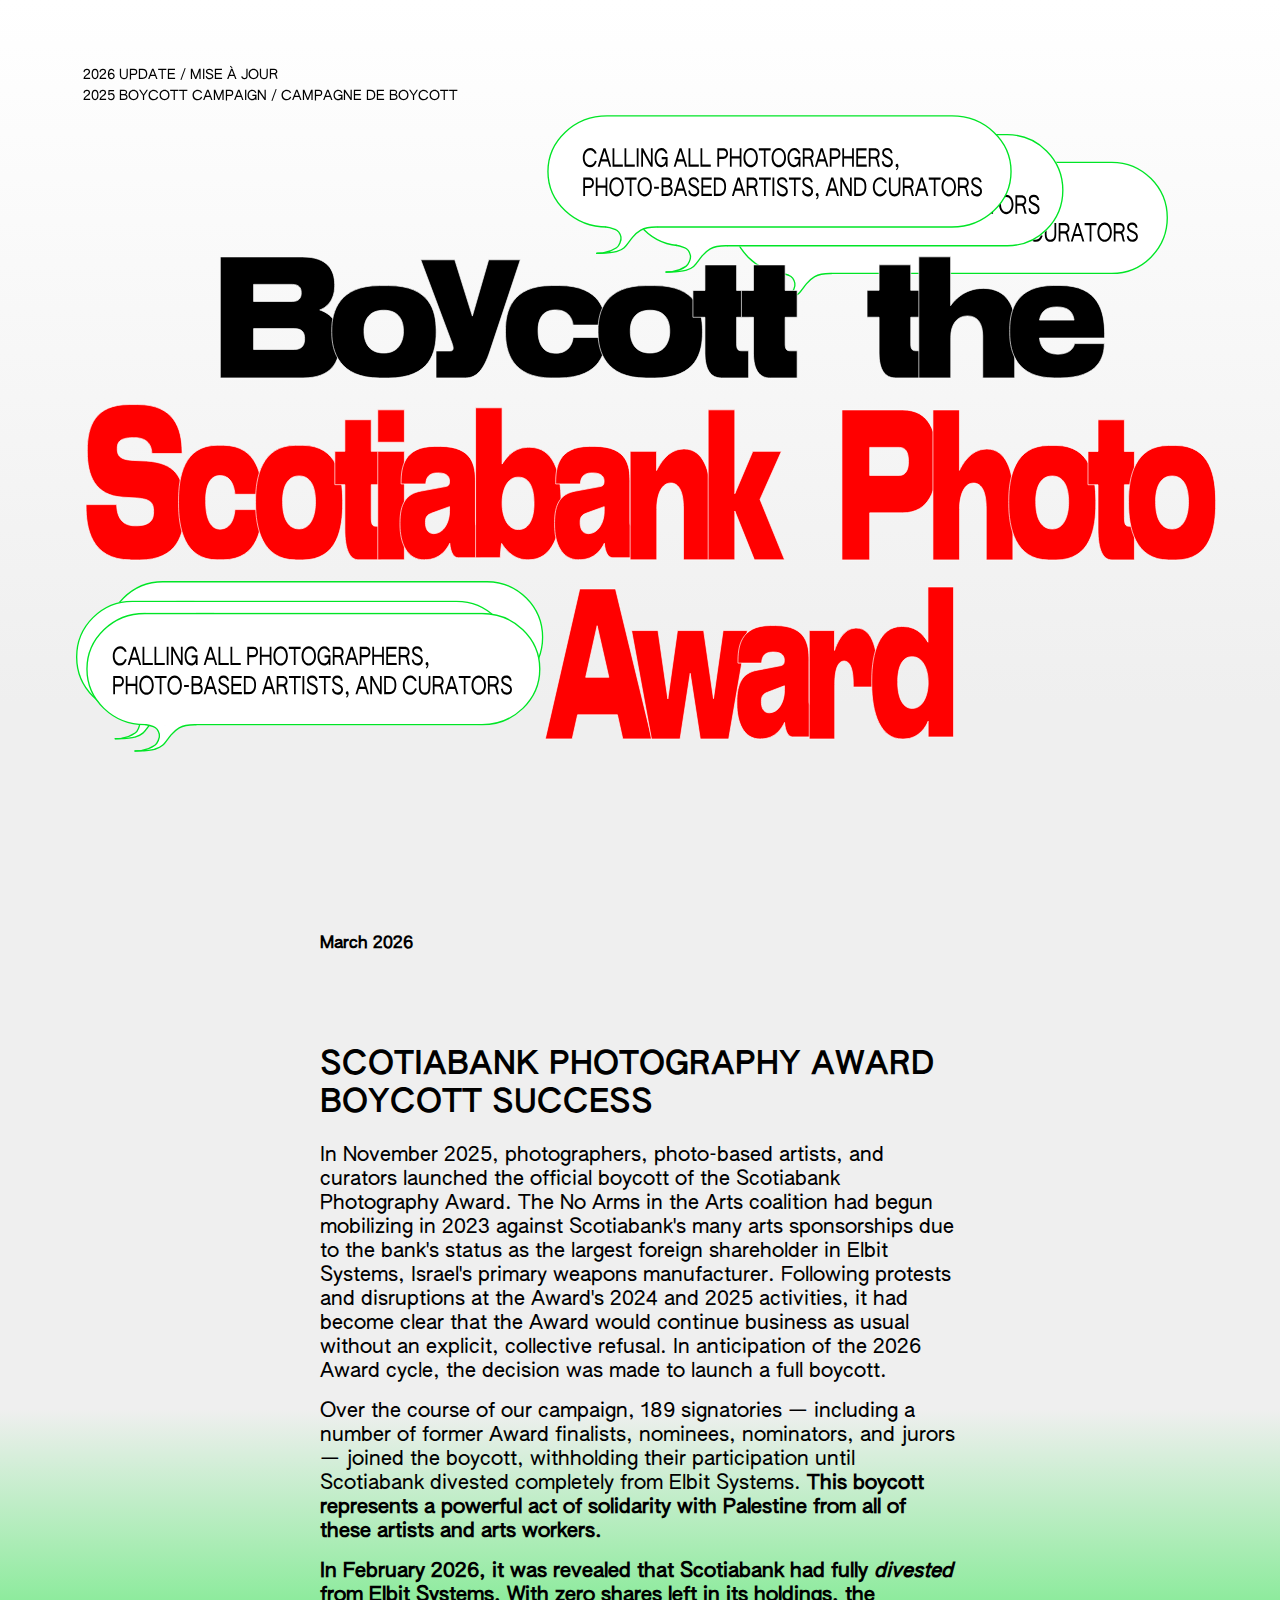
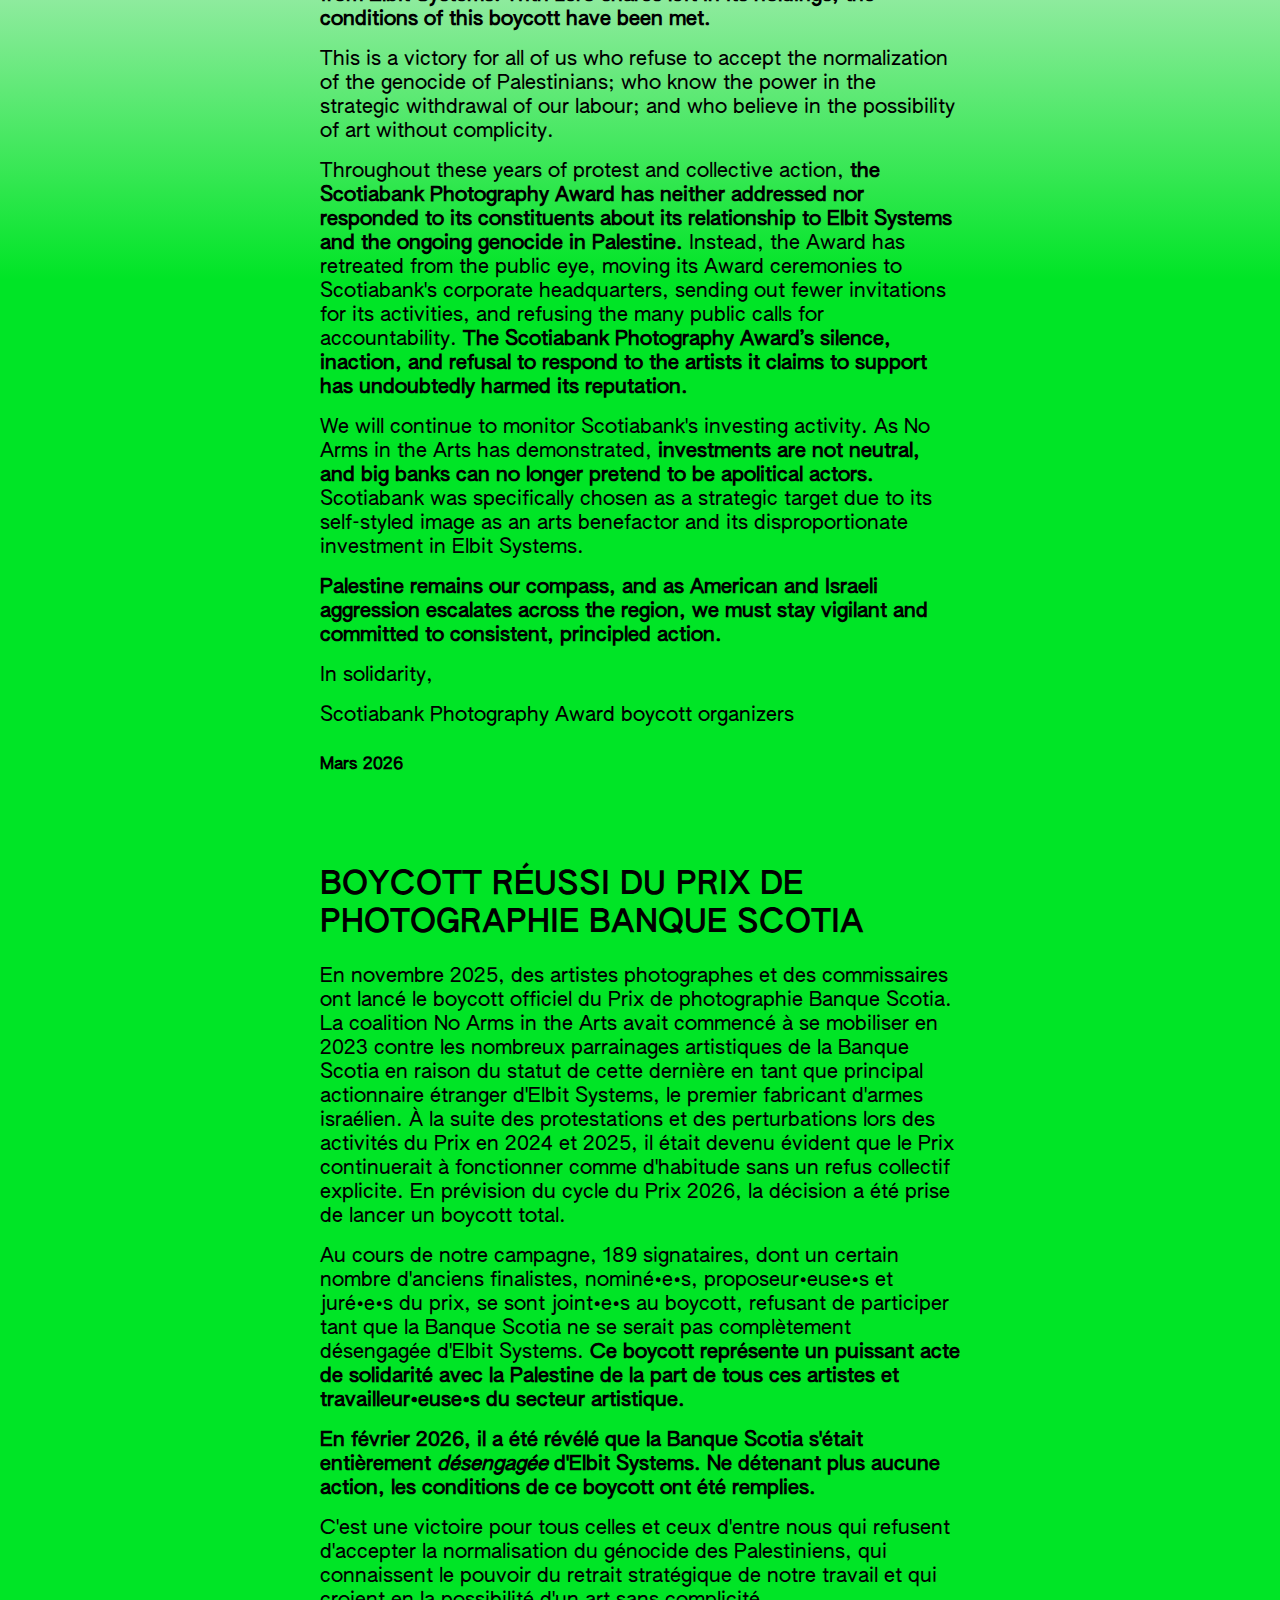
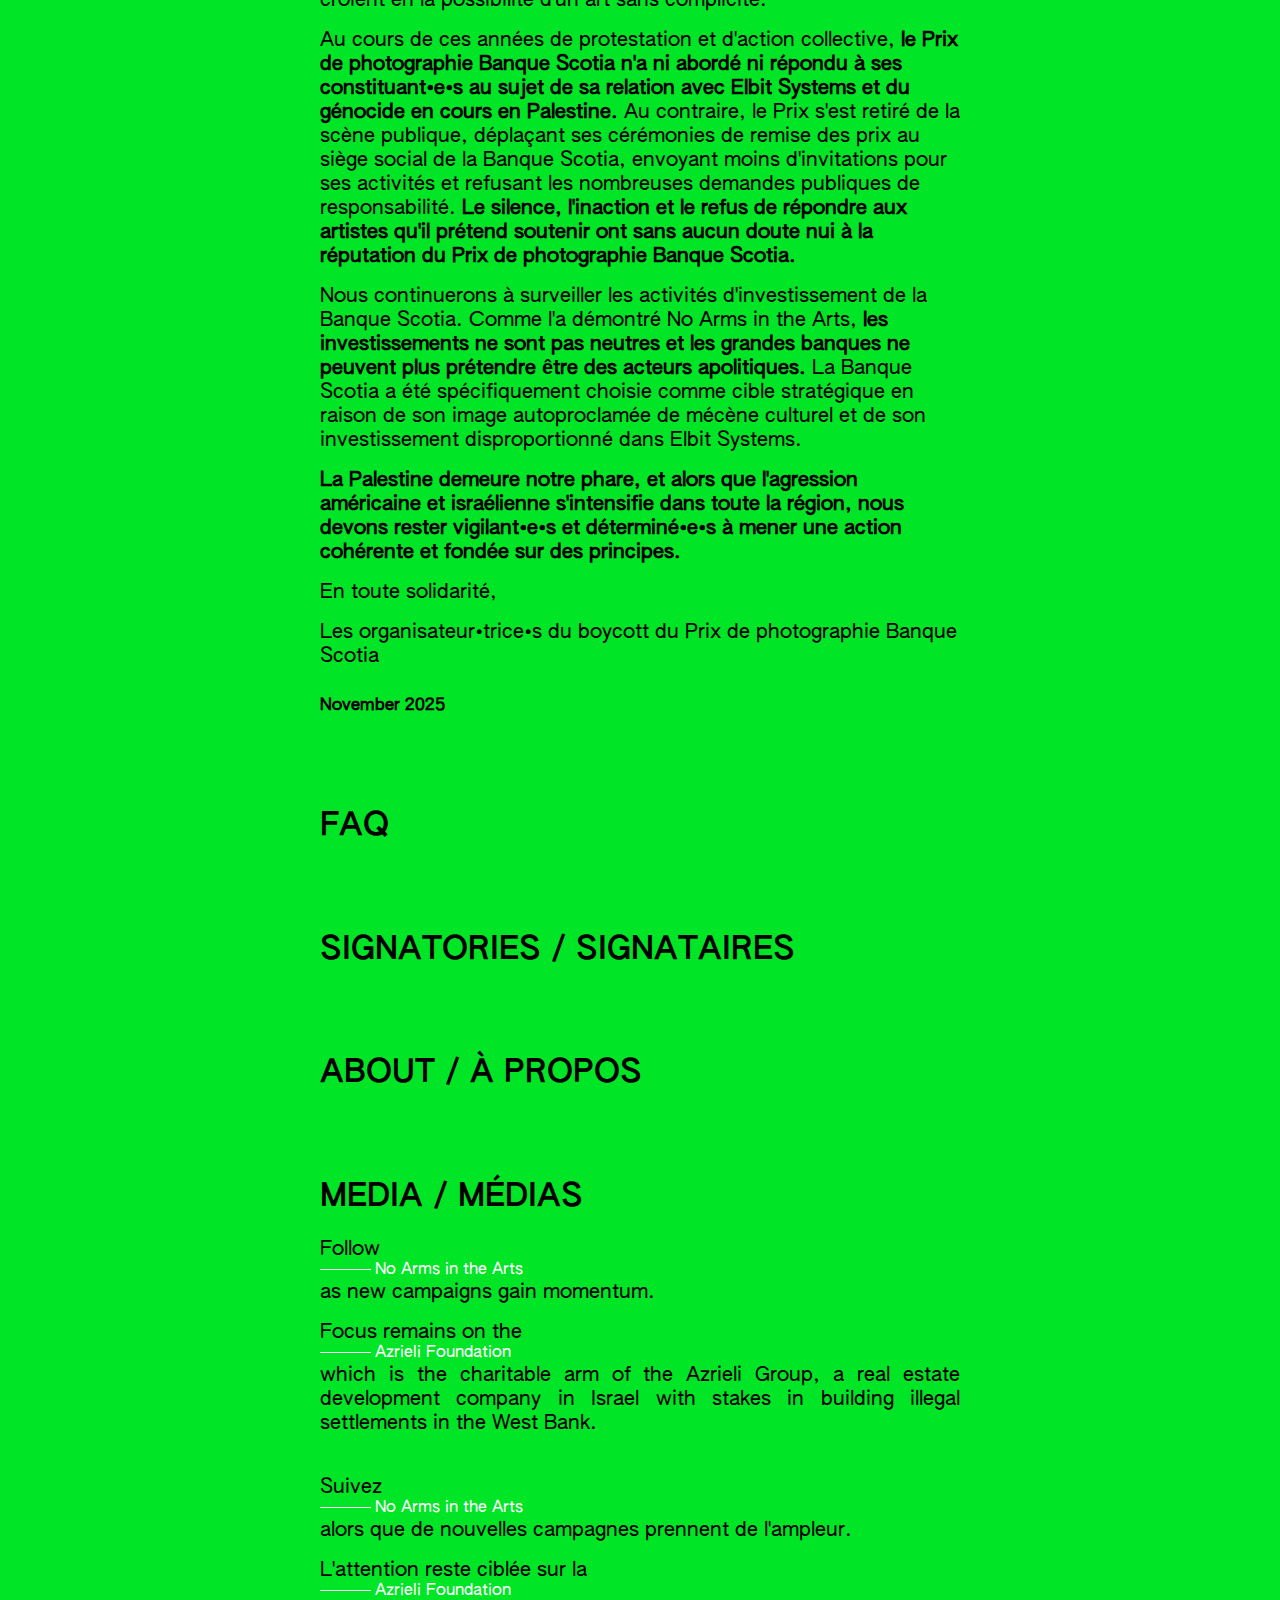
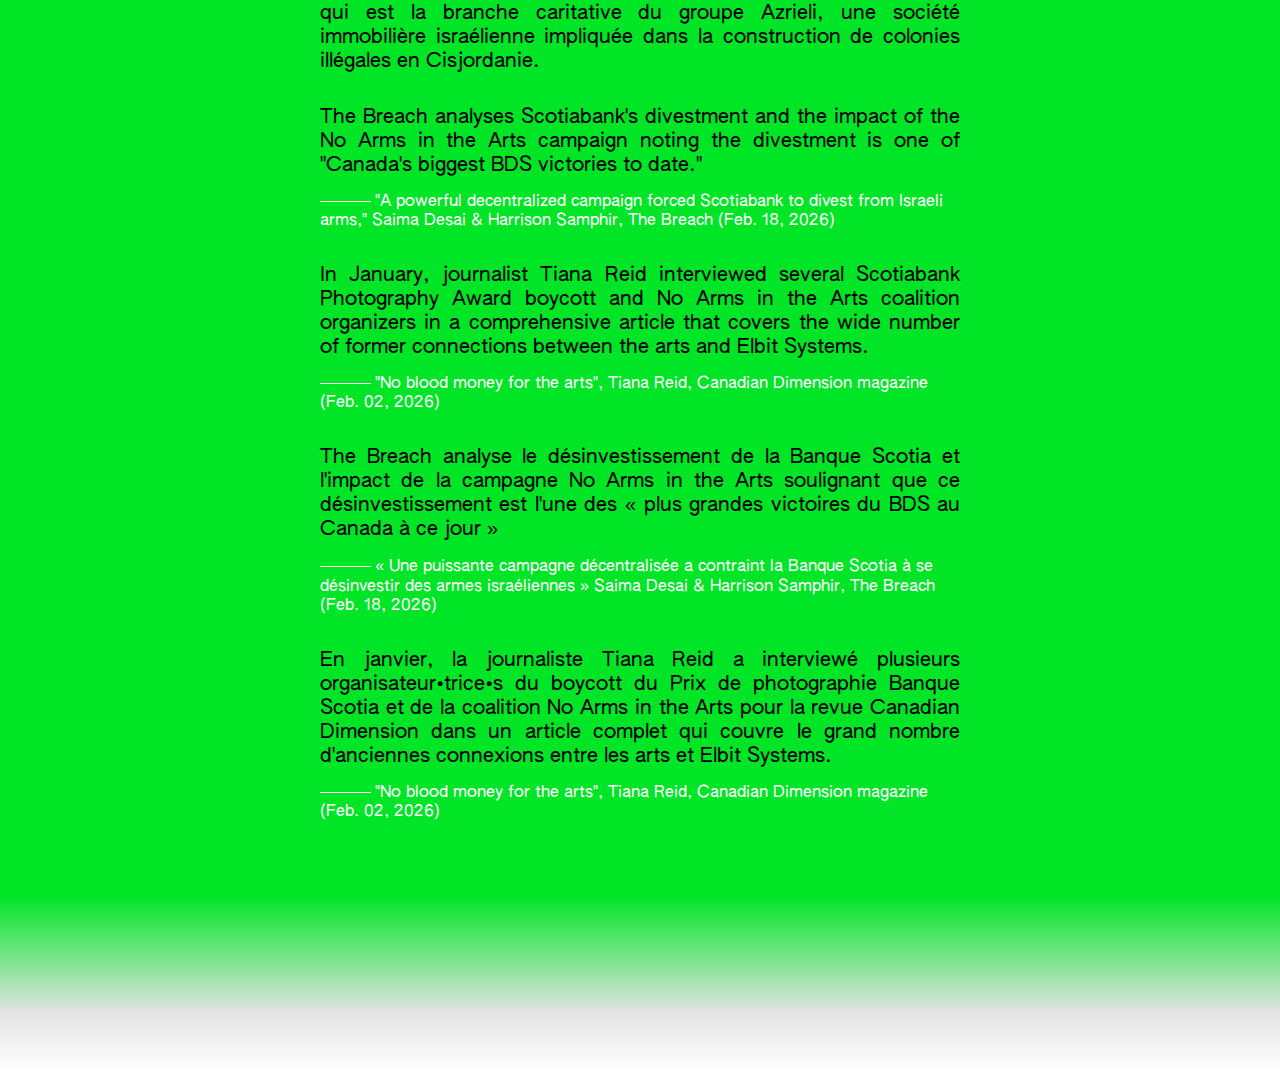
<file: index.htm>
<!doctype html>
<html lang="en">
	<head>
		<meta charset="UTF-8" />
		<meta name="viewport" content="width=device-width, initial-scale=1.0" />
		<meta name="title" content="Boycott Scotiabank Photo Award" />
		<meta
			name="description"
			content="CALLING ALL PHOTOGRAPHERS, PHOTO-BASED ARTISTS, AND CURATORS: BOYCOTT THE SCOTIABANK PHOTOGRAPHY AWARD"
		/>
		<meta property="og:type" content="website" />
		<meta property="og:url" content="https://boycottphotoaward.org/" />
		<meta property="og:title" content="Boycott Scotiabank Photo Award" />
		<meta
			property="og:description"
			content="CALLING ALL PHOTOGRAPHERS, PHOTO-BASED ARTISTS, AND CURATORS: BOYCOTT THE SCOTIABANK PHOTOGRAPHY AWARD"
		/>
		<title>Boycott Scotiabank Photo Award</title>
		<link rel="stylesheet" href="style.css" type="text/css" />
		<link rel="icon" type="image/png" sizes="32x32" href="favicon.png" />
	</head>

	<body>
		<header>
			<div class="mobileMenu__container">
				<p class="mobileMenu--openBtn" id="mobileMenu--toggleBtn">menu</p>
				<div id="mobileMenu--menuItems">
					<nav id="menuItems">
						<a class="update--menuItem" href="#update"
							>2026 Update / Mise à jour</a
						>
						<a class="update--menuItem" href="#pledge"
							>2025 Boycott Campaign / Campagne de boycott</a
						>
					</nav>
				</div>
			</div>
			<img
				class="logo-desktop"
				src="logo/boycott-logo-desktop.svg"
				title="boycott the scotiabank photo award"
				alt="A text-based logo with the slogan, 'Boycott the Scotiabank Photo Award' in red and black, surrounded with speech bubbles with the phrase, 'Calling all photographers, photo-based artists, and curators'"
			/>
			<img
				class="logo-mobile"
				src="logo/boycott-logo-mobile.svg"
				title="Boycott the Scotiabank Photo Award"
				alt="A text-based logo with the slogan, 'Boycott the Scotiabank Photo Award' in red and black, with the phrase, 'Calling all photographers, photo-based artists, and curators' written smaller above with green exclamation points"
			/>
		</header>

		<main id="home">
			<section id="update" class="update">
				<h5 class="update--date">March 2026</h5>
				<h1>Scotiabank Photography Award Boycott Success</h1>
				<p>
					In November 2025, photographers, photo-based artists, and curators
					launched the official boycott of the Scotiabank Photography Award. The
					No Arms in the Arts coalition had begun mobilizing in 2023 against
					Scotiabank's many arts sponsorships due to the bank's status as the
					largest foreign shareholder in Elbit Systems, Israel's primary weapons
					manufacturer. Following protests and disruptions at the Award's 2024
					and 2025 activities, it had become clear that the Award would continue
					business as usual without an explicit, collective refusal. In
					anticipation of the 2026 Award cycle, the decision was made to launch
					a full boycott.
				</p>
				<p>
					Over the course of our campaign, 189 signatories — including a number
					of former Award finalists, nominees, nominators, and jurors — joined
					the boycott, withholding their participation until Scotiabank divested
					completely from Elbit Systems.
					<strong
						>This boycott represents a powerful act of solidarity with Palestine
						from all of these artists and arts workers.</strong
					>
				</p>
				<p>
					<strong
						>In February 2026, it was revealed that Scotiabank had fully
						<em>divested</em> from Elbit Systems. With zero shares left in its
						holdings, the conditions of this boycott have been met.</strong
					>
				</p>
				<p>
					This is a victory for all of us who refuse to accept the normalization
					of the genocide of Palestinians; who know the power in the strategic
					withdrawal of our labour; and who believe in the possibility of art
					without complicity.
				</p>
				<p>
					Throughout these years of protest and collective action,
					<strong
						>the Scotiabank Photography Award has neither addressed nor
						responded to its constituents about its relationship to Elbit
						Systems and the ongoing genocide in Palestine.</strong
					>
					Instead, the Award has retreated from the public eye, moving its Award
					ceremonies to Scotiabank's corporate headquarters, sending out fewer
					invitations for its activities, and refusing the many public calls for
					accountability.
					<strong
						>The Scotiabank Photography Award’s silence, inaction, and refusal
						to respond to the artists it claims to support has undoubtedly
						harmed its reputation.</strong
					>
				</p>
				<p>
					We will continue to monitor Scotiabank's investing activity. As No
					Arms in the Arts has demonstrated,
					<strong
						>investments are not neutral, and big banks can no longer pretend to
						be apolitical actors.</strong
					>
					Scotiabank was specifically chosen as a strategic target due to its
					self-styled image as an arts benefactor and its disproportionate
					investment in Elbit Systems.
				</p>
				<p>
					<strong
						>Palestine remains our compass, and as American and Israeli
						aggression escalates across the region, we must stay vigilant and
						committed to consistent, principled action.</strong
					>
				</p>
				<p>In solidarity,</p>
				<p>Scotiabank Photography Award boycott organizers</p>
			</section>
			<section id="update" class="update">
				<h5 class="update--date">Mars 2026</h5>
				<h1>Boycott réussi du Prix de photographie Banque Scotia</h1>
				<p>
					En novembre 2025, des artistes photographes et des commissaires ont
					lancé le boycott officiel du Prix de photographie Banque Scotia. La
					coalition No Arms in the Arts avait commencé à se mobiliser en 2023
					contre les nombreux parrainages artistiques de la Banque Scotia en
					raison du statut de cette dernière en tant que principal actionnaire
					étranger d'Elbit Systems, le premier fabricant d'armes israélien. À la
					suite des protestations et des perturbations lors des activités du
					Prix en 2024 et 2025, il était devenu évident que le Prix continuerait
					à fonctionner comme d'habitude sans un refus collectif explicite. En
					prévision du cycle du Prix 2026, la décision a été prise de lancer un
					boycott total.
				</p>
				<p>
					Au cours de notre campagne, 189 signataires, dont un certain nombre d'anciens finalistes, nominé•e•s, proposeur•euse•s et juré•e•s du prix, se sont joint•e•s au boycott, refusant de participer tant que la Banque Scotia ne se serait pas complètement désengagée d'Elbit Systems.
					<strong
						>Ce boycott représente un puissant acte de solidarité avec la
						Palestine de la part de tous ces artistes et travailleur•euse•s du
						secteur artistique.</strong
					>
				</p>
				<p>
					<strong
						>En février 2026, il a été révélé que la Banque Scotia s'était
						entièrement <em>désengagée</em> d'Elbit Systems. Ne détenant plus
						aucune action, les conditions de ce boycott ont été remplies.
					</strong>
				</p>
				<p>
					C'est une victoire pour tous celles et ceux d'entre nous qui refusent d'accepter
					la normalisation du génocide des Palestiniens, qui connaissent le
					pouvoir du retrait stratégique de notre travail et qui croient en la
					possibilité d'un art sans complicité.
				</p>
				<p>
					Au cours de ces années de protestation et d'action collective,
					<strong
						>le Prix de photographie Banque Scotia n'a ni abordé ni répondu à
						ses constituant•e•s au sujet de sa relation avec Elbit Systems et du
						génocide en cours en Palestine.</strong
					>
					Au contraire, le Prix s'est retiré de la scène publique, déplaçant ses
					cérémonies de remise des prix au siège social de la Banque Scotia,
					envoyant moins d'invitations pour ses activités et refusant les
					nombreuses demandes publiques de responsabilité.
					<strong
						>Le silence, l'inaction et le refus de répondre aux artistes qu'il
						prétend soutenir ont sans aucun doute nui à la réputation du Prix de
						photographie Banque Scotia.</strong
					>
				</p>
				<p>
					Nous continuerons à surveiller les activités d'investissement de la
					Banque Scotia. Comme l'a démontré No Arms in the Arts,
					<strong
						>les investissements ne sont pas neutres et les grandes banques ne
						peuvent plus prétendre être des acteurs apolitiques.</strong
					>
					La Banque Scotia a été spécifiquement choisie comme cible stratégique
					en raison de son image autoproclamée de mécène culturel et de son
					investissement disproportionné dans Elbit Systems.
				</p>
				<p>
					<strong
						>La Palestine demeure notre phare, et alors que l'agression
						américaine et israélienne s'intensifie dans toute la région, nous
						devons rester vigilant•e•s et déterminé•e•s à mener une action cohérente
						et fondée sur des principes.</strong
					>
				</p>
				<p>En toute solidarité,</p>
				<p>
					Les organisateur•trice•s du boycott du Prix de photographie Banque
					Scotia
				</p>
			</section>
			<!-- <div class="signUpButton" id="signUpHere"></div> -->
			<section class="pledge" id="pledge">
				<h5 class="update--date">November 2025</h5>
			</section>

			<section id="faq">
				<h1>Faq</h1>
			</section>
			<section class="signatories">
				<h1 id="signatoriesTotal">Signatories / Signataires</h1>

				<div id="signatories"></div>
			</section>
			<section class="about" id="about">
				<h1>About / À propos</h1>
			</section>
			<section class="media" id="media">
				<h1>Media / Médias</h1>
				
				<span class="update--media">
					
					<p>
						Follow
						<a
							href="https://www.noarmsinthearts.com/"
							title="No Arms in the Arts"
							>No Arms in the Arts</a
						>
						as new campaigns gain momentum.
					</p>
					<p>
						Focus remains on the
						<a
							target="_blank"
							title="Azrieli Foundation"
							href="https://www.theartnewspaper.com/2024/11/27/toronto-arts-foundation-azrieli-foundation-israel-real-estate"
							>Azrieli Foundation</a
						>
						which is the charitable arm of the Azrieli Group, a real estate
						development company in Israel with stakes in building illegal
						settlements in the West Bank.
					</p>
						<br>
						
					<p>
						Suivez
						<a
							href="https://www.noarmsinthearts.com/"
							title="No Arms in the Arts"
							>No Arms in the Arts</a
						>
						alors que de nouvelles campagnes prennent de l'ampleur.
					</p>
					<p>
						L'attention reste ciblée sur la 
						<a
							target="_blank"
							title="Azrieli Foundation"
							href="https://www.theartnewspaper.com/2024/11/27/toronto-arts-foundation-azrieli-foundation-israel-real-estate"
							>Azrieli Foundation</a
						>
						qui est la branche caritative du groupe Azrieli, une société immobilière israélienne impliquée dans la construction de colonies illégales en Cisjordanie.
					</p>
				</span>
				<span>
					<p>
						The Breach analyses Scotiabank's divestment and the impact of the No
						Arms in the Arts campaign noting the divestment is one of "Canada's
						biggest BDS victories to date."
					</p>

					<a
						target="_blank"
						href="https://breachmedia.ca/major-bds-victory-scotiabank-divests-from-elbit/"
						title="The Breach"
						>"A powerful decentralized campaign forced Scotiabank to divest from
						Israeli arms," Saima Desai & Harrison Samphir, The Breach (Feb. 18,
						2026)</a
					>
				</span>
				<span>
					<p>
						In January, journalist Tiana Reid interviewed several Scotiabank
						Photography Award boycott and No Arms in the Arts coalition
						organizers in a comprehensive article that covers the wide number of
						former connections between the arts and Elbit Systems.
					</p>
					<a
						target="_blank"
						title="Canadian Dimension magazine"
						href="https://canadiandimension.com/articles/view/no-blood-money-for-the-arts"
						>"No blood money for the arts", Tiana Reid, Canadian Dimension
						magazine (Feb. 02, 2026)</a
					>
				</span>
				
				<span>
					<p>
						The Breach analyse le désinvestissement de la Banque Scotia et l'impact de la campagne No Arms in the Arts soulignant que ce désinvestissement est l'une des « plus grandes victoires du BDS au Canada à ce jour »
					</p>

					<a
						target="_blank"
						href="https://breachmedia.ca/major-bds-victory-scotiabank-divests-from-elbit/"
						title="The Breach"
						>« Une puissante campagne décentralisée a contraint la Banque Scotia à se désinvestir des armes israéliennes » Saima Desai & Harrison Samphir, The Breach (Feb. 18,
						2026)</a
					>
				</span>
				<span>
					<p>
						En janvier, la journaliste Tiana Reid a interviewé plusieurs organisateur•trice•s du boycott du Prix de photographie Banque Scotia et de la coalition No Arms in the Arts pour la revue Canadian Dimension dans un article complet qui couvre le grand nombre d'anciennes connexions entre les arts et Elbit Systems.
					</p>
					<a
						target="_blank"
						title="Canadian Dimension magazine"
						href="https://canadiandimension.com/articles/view/no-blood-money-for-the-arts"
						>"No blood money for the arts", Tiana Reid, Canadian Dimension
						magazine (Feb. 02, 2026)</a
					>
				</span>
			</section>
		</main>
		<footer id="lastUpdated"></footer>
		<script
			src="https://code.jquery.com/jquery-3.7.1.min.js"
			integrity="sha256-/JqT3SQfawRcv/BIHPThkBvs0OEvtFFmqPF/lYI/Cxo="
			crossorigin="anonymous"
		></script>
		<script src="code-table.js" type="text/javascript"></script>
	</body>
</html>
</file>
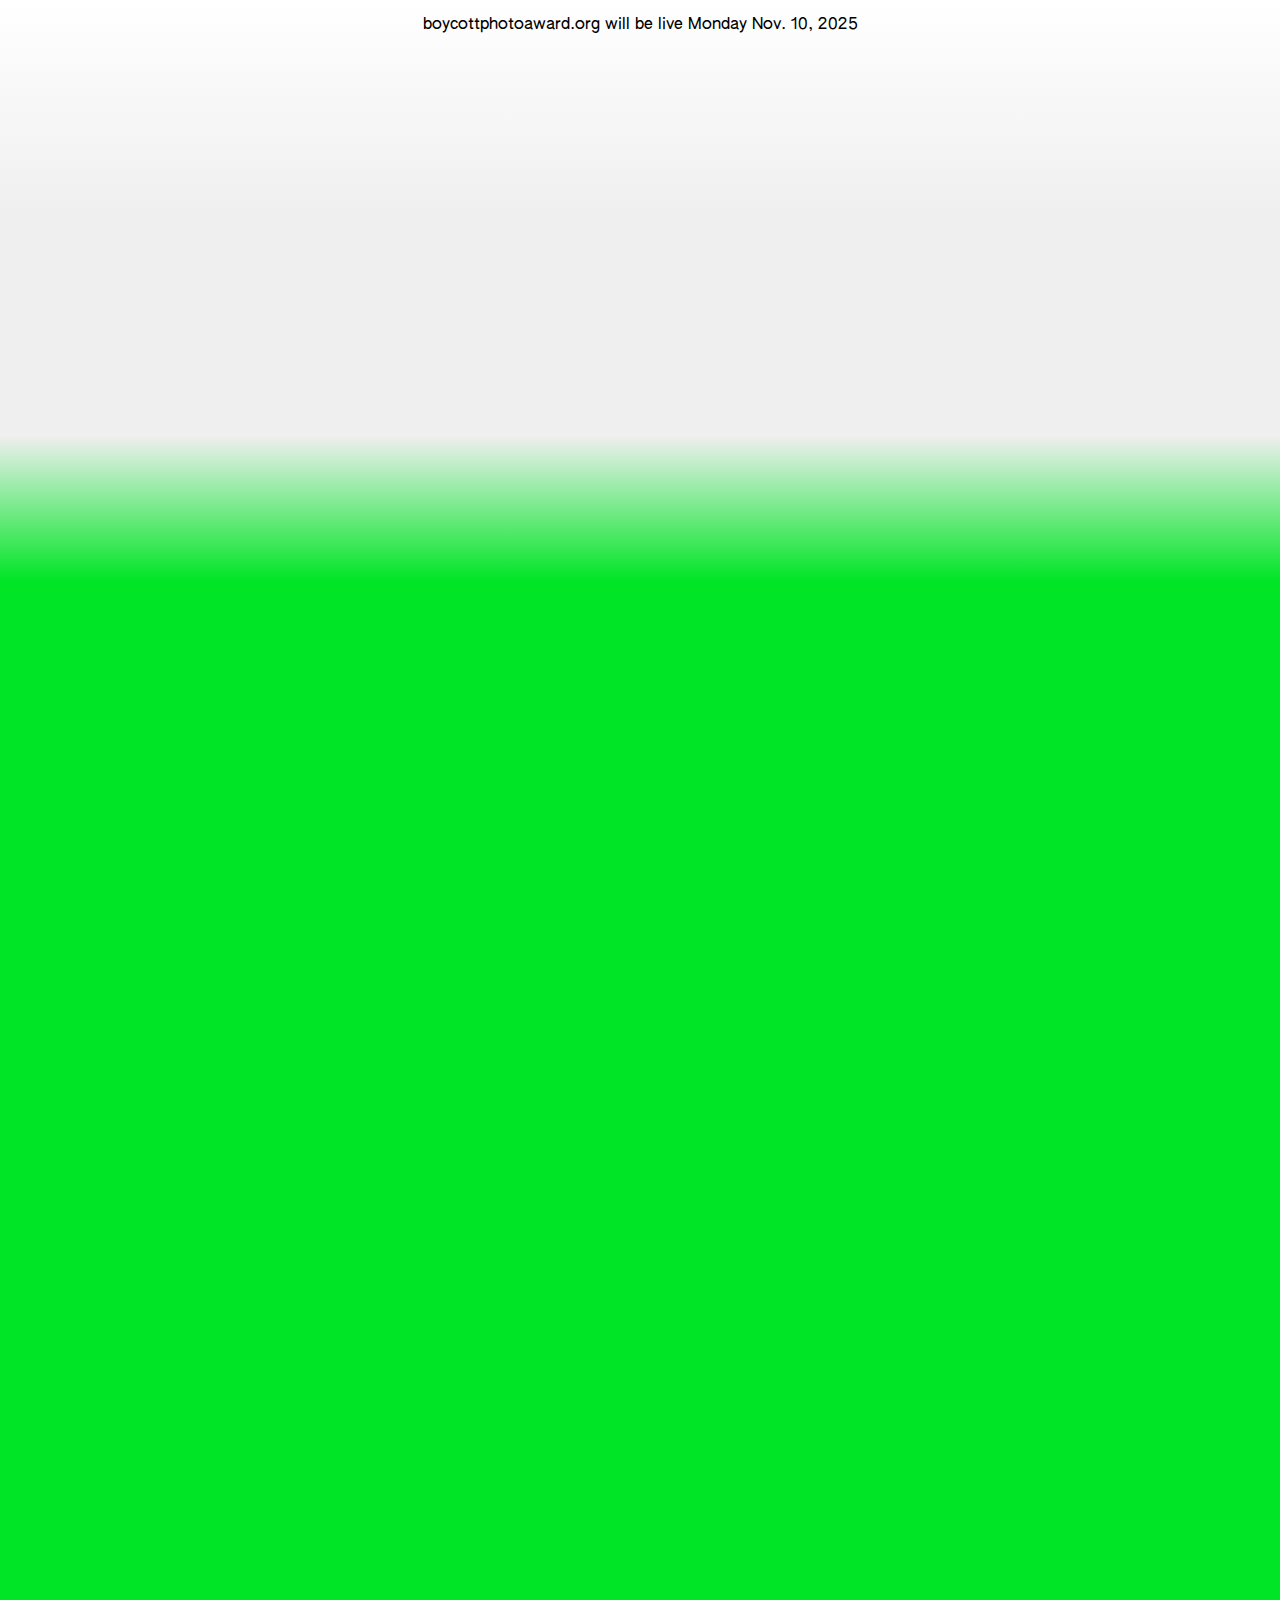
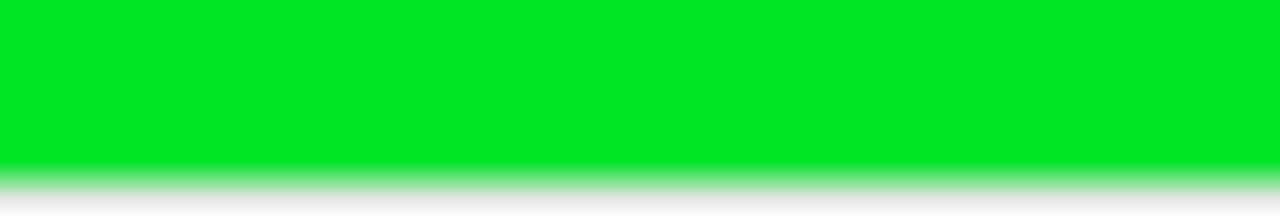
<file: placeholder.htm>
<!DOCTYPE html>
<html lang="en">
	<head>
		<meta charset="UTF-8" />
		<meta name="viewport" content="width=device-width, initial-scale=1.0" />
		<title>Boycott Soctiabank Photo Award</title>
		<link rel="stylesheet" href="style.css" type="text/css" />
	</head>

	<body class="placeholder">
		<p>boycottphotoaward.org will be live Monday Nov. 10, 2025</p>
	</body>
</html>
</file>
<file: style.css>
@font-face {
	font-family: 'Authentic-60';
	src: url('fonts/AUTHENTICSans-60.woff') format('woff2');
	font-weight: normal;
	font-style: normal;
}

@font-face {
	font-family: 'Authentic-90';
	src: url('fonts/AUTHENTICSans-90.woff') format('woff2');
	font-weight: normal;
	font-style: normal;
}

@font-face {
	font-family: 'Authentic-130';
	src: url('fonts/AUTHENTICSans-130.woff') format('woff');
	font-weight: normal;
	font-style: normal;
}

:root {
	--light-font: 'Authentic-60', 'Arial', sans-serif;
	--body-font: 'Authentic-90', 'Arial', sans-serif;
	--title-font: 'Authentic-130', 'Arial Narrow', sans-serif;
	--secondary-font: 'Times New Roman', serif;
	--text: #000000;
	--grey: #676767;
	--red: red;
	--green: #00e526;
	--title: #000;
	font-family: var(--body-font);
	color: var(--text);
	font-size: 16px;
}

*,
::before,
::after {
	box-sizing: border-box;
}

::selection {
	color: white;
	background-color: var(--title);
}

html {
	-webkit-text-size-adjust: 100%;
	-webkit-tap-highlight-color: transparent;
	box-sizing: border-box;
	scroll-behavior: smooth;
	margin: 0;
	padding: 0;

	-webkit-font-smoothing: antialiased;
	-moz-osx-font-smoothing: grayscale;
	text-rendering: optimizeLegibility;
	scrollbar-color: #262626;
	scrollbar-width: 4px;
}

body {
	margin: 0;
	padding: 0;
	background-image: linear-gradient( to bottom, white, #efefef 12%, #efefef 24%, var(--green) 32%, var(--green) 97%, #e4e4e4 99%, white);
}

.placeholder {
	width: 100%;
	height: 200vh;
	overflow-y: hidden;
}

.placeholder p {
	text-align: center;
}

main,
header,
footer {
	width: 90vw;
max-width: calc(80vw + 10rem);
	margin: 0 auto;
}

header {
	display: flex;
	flex-direction: column;
	/* height: 100vh; */
	justify-content: center;
	padding: 4rem 0;
	z-index: 4;
}

header .mobileMenu__container div {
	display: block;
}

header .mobileMenu__container .mobileMenu--openBtn {
	opacity: 0;
}

header nav {
	display: flex;
	flex-direction: column;
	position: fixed;
	top: 4rem;
	z-index: 4;
}

header nav a[href='#'],
li[data-confirm='undefined'],
details[data-confirm='undefined'],
main .media span[data-confirm='undefined'],
p[data-confirm='undefined'],
p[data-confirm=''],
section a[href='undefined'], main .signatories h5[data-confirm='undefined'] {
	display: none;
}

header nav a {
	text-decoration: none;
	color: var(--title);
	text-transform: uppercase;
	font-size: 0.85rem;
	font-family: var(--body-font);
	width: max-content;
	padding: 2px 0.35rem 0 0;
	border: 1px solid rgba(255, 255, 255, 0);
}

header nav a::before {
	content: '>';
	opacity: 0;
	margin: 0 0.25rem;
}

header nav a:hover {
	border: 1px solid var(--green);
}

header nav a:hover::before {
	content: '>';

	opacity: 1;
	display: inline-block;
	/* color: var(--green); */
	color: var(--text);
}

header nav .navItem__pledge::after {
	content: ' / déclaration';
}

header nav .navItem__signatories::after {
	content: ' / signataires';
}

header nav .navItem__about::after {
	content: ' / à propos';
}

header nav .navItem__media::after {
	content: ' / médias';
}

.logo-desktop {
	display: block;
}

.logo-mobile {
	display: none;
}

main {
	width: 50%;
	position: relative;
	padding: 10vh 0;
}

main nav a[href='#'],
li[data-confirm='undefined'],
details[data-confirm='undefined'],
p[data-confirm='undefined'],
main section p[data-confirm='undefined'],
main section em[data-confirm='undefined'] {
	display: none;
}

main nav a {
	text-decoration: none;
	color: var(--text);
	text-transform: uppercase;
	font-size: 0.85rem;
}

main nav a:hover {
	text-decoration: underline;
}

main section {
	grid-column: 2;
	font-size: 1.25rem;
}

main .pledge p:first-of-type,
main section h1,
main .pledge p:nth-of-type(7) {
	padding-top: 4rem;
	text-transform: uppercase;
	font-family: var(--title-font);
	font-size: 2rem;
	color: var(--title);
	text-align: left;
}

main section p {
	margin: 0 0 1rem 0;
}

.signUpButton {
	width: 100%;
	text-align: center;
	border: 1px solid black;
	padding: 1rem;
	box-shadow: 0px 0px 12px 4px white inset;
	cursor: pointer;
}

.signUpButton:hover {
	box-shadow: 0px 0px 12px 2px var(--green) inset;
	/* border-style: dotted; */
}

/* .signUpButton:hover a {
	text-decoration: underline;
} */

.signUpButton a {
	text-align: center;
	color: var(--text);
	text-decoration: none;
}

.pledge em,
.faq em {
	font-style: normal;
	text-decoration: underline;
	text-decoration-thickness: 1px;
	text-underline-offset: 2px;
}
main .signatories li {
	list-style: none;
	display: flex;
	flex-direction: row;
	flex-wrap: wrap;
}

main .signatoriesTitle p:first-of-type {
	padding: 0;
	margin-right: 0.25rem;
}

main .signatoriesTitle p:first-of-type::after {
	content: '\2027';
	margin-left: 0.25rem;
}

main .signatoriesTitle p {
	margin: 0;
}

main .signatoriesTitle p:nth-of-type(2) {
	font-family: var(--light-font);
}

main .signatories h5 {
	font-style: normal;
	margin-left: 1rem;
	text-transform: none;
	font-size: 0.85rem;
	font-family: var(--body-font);
	display: inline;
}

main .signatories h5:nth-of-type(1)::after {
	content: 'total';
	margin-left: 0.25rem;
}

main .signatories div a:nth-of-type(1)::before {
	/* content: '+'; */
	content: '\2717';
	/* content:  "\2714"; */
}

main .signatories div a {
	/* color: var(--grey); */
	/* color: white; */
	text-decoration: none;
	color: var(--title);
	background: white;
}

main .signatories div a:nth-of-type(1) {
	/* border: 1px solid white; */
	border: 1px solid var(--title);
	/* border-radius: 2rem; */
	padding: 0.5rem 1rem;
	margin-bottom: 1rem;
	/* box-shadow: 0 0 12px 4px white inset; */
	/* background: var(--title); */
}

main .signatories div a:hover {
	/* text-decoration: underline;
	text-decoration-color: white;
	text-decoration-thickness: 2px;
	text-underline-offset: 2px; */
	/* color: var(--title);

			background: white; */
	/* border: 1px solid var(--green); */
	/* border: 1px solid var(--title); */
	background-color: #e4e4e4;
}

main .signatories div + div {
	margin: 1rem 0;
}

main section details {
	margin: 1rem 0;
}

main section details summary {
	cursor: pointer;
}

main section details:first-of-type main section details summary div {
	padding: 1rem;
}

main section details .faq {
	border-left: 1px solid white;
	margin-left: 5px;
	padding: 1.25rem;
}

main section details .faq a {
	text-decoration: none;
	color: white;
	vertical-align: super;
	font-size: 0.85rem;
	padding: 0 2px;
}

main section details:nth-of-type(8) .faq a {
	font-size: 1.25rem;
	vertical-align: baseline;
	padding: 1px 4px 0 4px;
}

main section details .faq,
main .media span p,
main .signatories li,
main .signatories li p {
	text-transform: none;
	font-size: 1.25rem;
	color: var(--text);
	font-family: var(--body-font);
}

main .about a {
	color: white;
}

main .about a:hover,
main .media a:hover,
main .faq a:hover {
	text-decoration: underline;
}

main .media span {
	display: block;
	margin: 0 0 2rem 0;
}

main .media span p {
	padding-top: 0;
	text-align: justify;
}

main .media span a {
	/* padding-left: 10%; */
	display: block;
	font-size: 1rem;
	color: white;
}

main .media span a::before {
	content: '';
	width: 8%;
	height: 1px;
	background: white;
	display: inline-block;
	margin-bottom: 0.25rem;
	margin-right: 0.25rem;
}

main section a {
	text-decoration: none;
	color: var(--text);
}

main section p {
	cursor: default;
}


.faq sup {
	background: black;
	padding: 3px 2px 0 2px;
	margin: 0 0 0.5rem 0;
	color: white;
	text-transform: capitalize;
	display: block;
	width: fit-content;
	border: 1px solid black;
	line-height: 1;
}

footer {
	padding: 4rem 0;
	text-align: right;
}

footer p {
	font-size: 0.85rem;
	color: var(--grey);
}

footer p:nth-of-type(1)::before {
	content: 'Last updated';
	margin-right: 0.25rem;
}

@media only screen and (max-width: 1240px) {
	header {
		padding: 2rem 0 4rem 0;
	}
	
	header .mobileMenu__container div {
		display: block;
	}

	header nav {
		display: flex;
		flex-direction: row;
		flex-wrap: wrap;
		top: calc(100% - 2.5rem);
		z-index: 4;
		justify-content: space-around;
		align-items: center;
		width: 100%;
		height: 2.5rem;
		left: 0;
		background: white;
		position: fixed;
		border-top: 1px solid var(--grey);
	}

	header nav a {
		margin: 0;
		padding: 0;
		border: none;
	}

	header nav a:hover {
		border: none;
		margin: 0;
		padding: 0;
	}

	header nav a:hover::before,
	header nav a::before {
		content: none;
		margin: 0;
		padding: 0;
	}

	main {
		width: calc(100% - 6rem);
		position: relative;
		padding: 0;
	}
}

@media only screen and (max-width: 768px) {
	.logo-desktop {
		display: none;
	}

	.logo-mobile {
		display: block;
	}

	body {
		overflow-x: hidden;
		touch-action: pan-y;
	}

	main,
	header,
	footer {
		width: calc(100% - 4rem);
	}

	header {
		padding: 1rem 0 4rem 0;
	}

	header .mobileMenu__container {
		bottom: 0;
		left: 0;
		height: auto;
		position: fixed;
		width: 100%;
		background: white;
		border-top: 1px solid var(--text);
		z-index: 4;
		display: flex;
		flex-direction: column;
		line-height: 1;
	}

	header .mobileMenu__container .mobileMenu--openBtn,
	header .mobileMenu__container nav a {
		padding: 0.65rem 0.25rem 0.45rem 0.25rem;
		width: 100%;
		font-size: 1.25rem;
	}

	header .mobileMenu__container .mobileMenu--openBtn {
		opacity: 1;
		text-align: center;
		text-transform: uppercase;
		cursor: pointer;
		height: inherit;
		background: #efefef;
		margin: 0;
		font-family: var(--light-font);
	}

	header .mobileMenu__container div {
		display: none;
	}

	header nav {
		position: relative;
		flex-wrap: nowrap;
		flex-direction: column;
		background: white;
		border-top: none;
		height: auto;
	}

	header .mobileMenu__container nav a {
		text-align: center;
		border-top: 1px dotted var(--grey);
	}

	.signUpButton {
		border: 1px solid black;
		box-shadow: 0px 0px 12px 4px var(--green) inset;
		background: white;
	}
}
</file>
